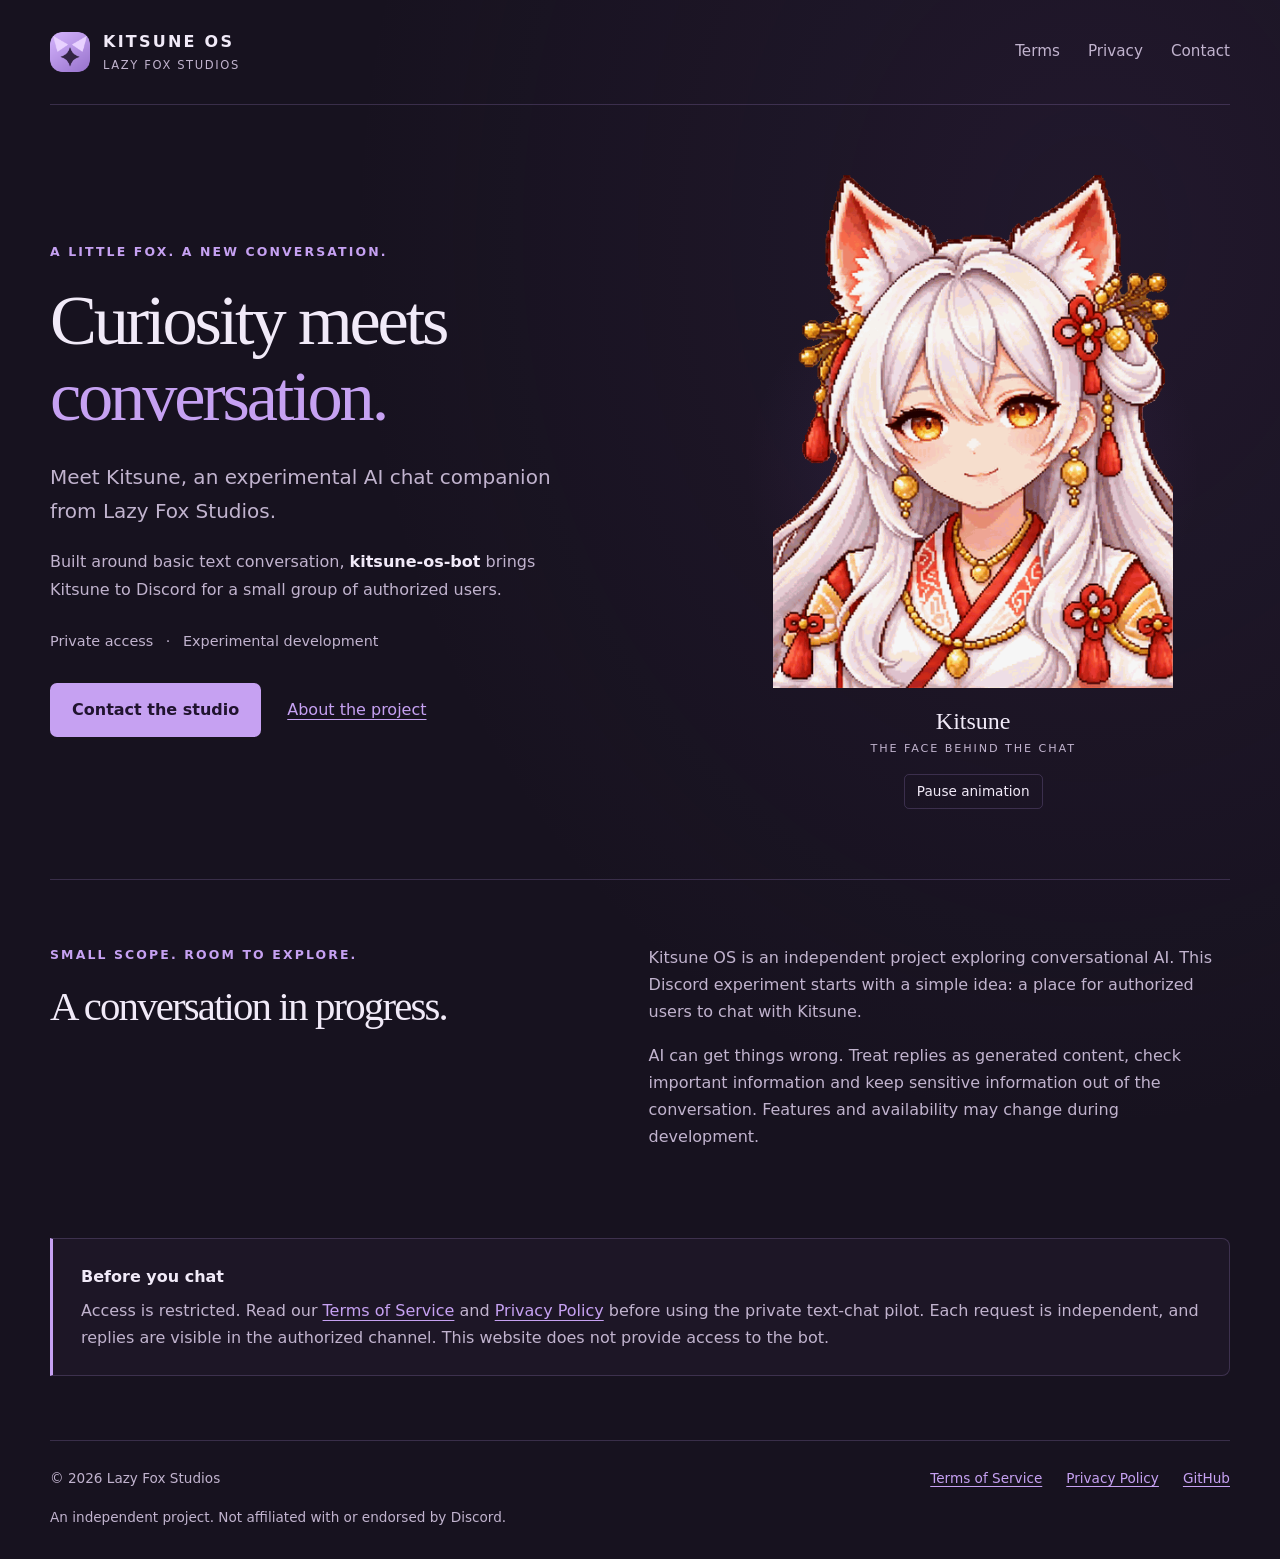
<file: docs/index.html>
<!doctype html>
<html lang="en">
<head>
  <meta charset="utf-8">
  <meta name="viewport" content="width=device-width, initial-scale=1">
  <meta name="description" content="Meet Kitsune: a private, experimental AI chat bot by Lazy Fox Studios.">
  <meta name="theme-color" content="#17121f">
  <title>Kitsune OS · Lazy Fox Studios</title>
  <link rel="icon" href="assets/kitsune-icon.png" type="image/png">
  <link rel="stylesheet" href="assets/site.css">
  <script src="assets/portrait.js" defer></script>
</head>
<body>
  <a class="skip" href="#main">Skip to content</a>
  <header class="site-header wrap">
    <a class="brand" href="./"><img src="assets/kitsune-icon.png" width="40" height="40" alt=""><span>KITSUNE OS<small>LAZY FOX STUDIOS</small></span></a>
    <nav aria-label="Main navigation"><a href="terms.html">Terms</a><a href="privacy.html">Privacy</a><a href="mailto:LazyFoxStudios.VR@gmail.com">Contact</a></nav>
  </header>
  <main id="main" class="wrap">
    <section class="hero" aria-labelledby="intro">
      <div class="hero-copy">
        <p class="eyebrow">A LITTLE FOX. A NEW CONVERSATION.</p>
        <h1 id="intro">Curiosity meets<br><em>conversation.</em></h1>
        <p class="lead">Meet Kitsune, an experimental AI chat companion from Lazy Fox Studios.</p>
        <p>Built around basic text conversation, <strong>kitsune-os-bot</strong> brings Kitsune to Discord for a small group of authorized users.</p>
        <p class="access">Private access <span aria-hidden="true">·</span> Experimental development</p>
        <div class="actions"><a class="button" href="mailto:LazyFoxStudios.VR@gmail.com">Contact the studio</a><a href="#about">About the project</a></div>
      </div>
      <figure class="character">
        <div class="portrait" role="img" aria-label="Kitsune, a white-haired fox character with tall ears, gold eyes and a red and white outfit">
          <img id="kitsune-animation" src="assets/kitsune-blink.gif" width="450" height="584" alt="" aria-hidden="true">
          <canvas id="kitsune-still" width="450" height="584" aria-hidden="true" hidden></canvas>
        </div>
        <figcaption><span class="character-name">Kitsune</span><span>THE FACE BEHIND THE CHAT</span><button id="portrait-toggle" type="button" aria-pressed="false" hidden>Pause animation</button></figcaption>
      </figure>
    </section>
    <section id="about" class="about" aria-labelledby="about-title">
      <div><p class="eyebrow">SMALL SCOPE. ROOM TO EXPLORE.</p><h2 id="about-title">A conversation in progress.</h2></div>
      <div><p>Kitsune OS is an independent project exploring conversational AI. This Discord experiment starts with a simple idea: a place for authorized users to chat with Kitsune.</p><p>AI can get things wrong. Treat replies as generated content, check important information and keep sensitive information out of the conversation. Features and availability may change during development.</p></div>
    </section>
    <aside class="draft-note" aria-label="Policy status"><strong>Before you chat</strong><p>Access is restricted. Read our <a href="terms.html">Terms of Service</a> and <a href="privacy.html">Privacy Policy</a> before using the private text-chat pilot. Each request is independent, and replies are visible in the authorized channel. This website does not provide access to the bot.</p></aside>
  </main>
  <footer class="site-footer wrap"><span>© 2026 Lazy Fox Studios</span><div><a href="terms.html">Terms of Service</a><a href="privacy.html">Privacy Policy</a><a href="https://github.com/lazyfoxstudios/kitsune-discbot">GitHub</a></div><p>An independent project. Not affiliated with or endorsed by Discord.</p></footer>
</body>
</html>
</file>
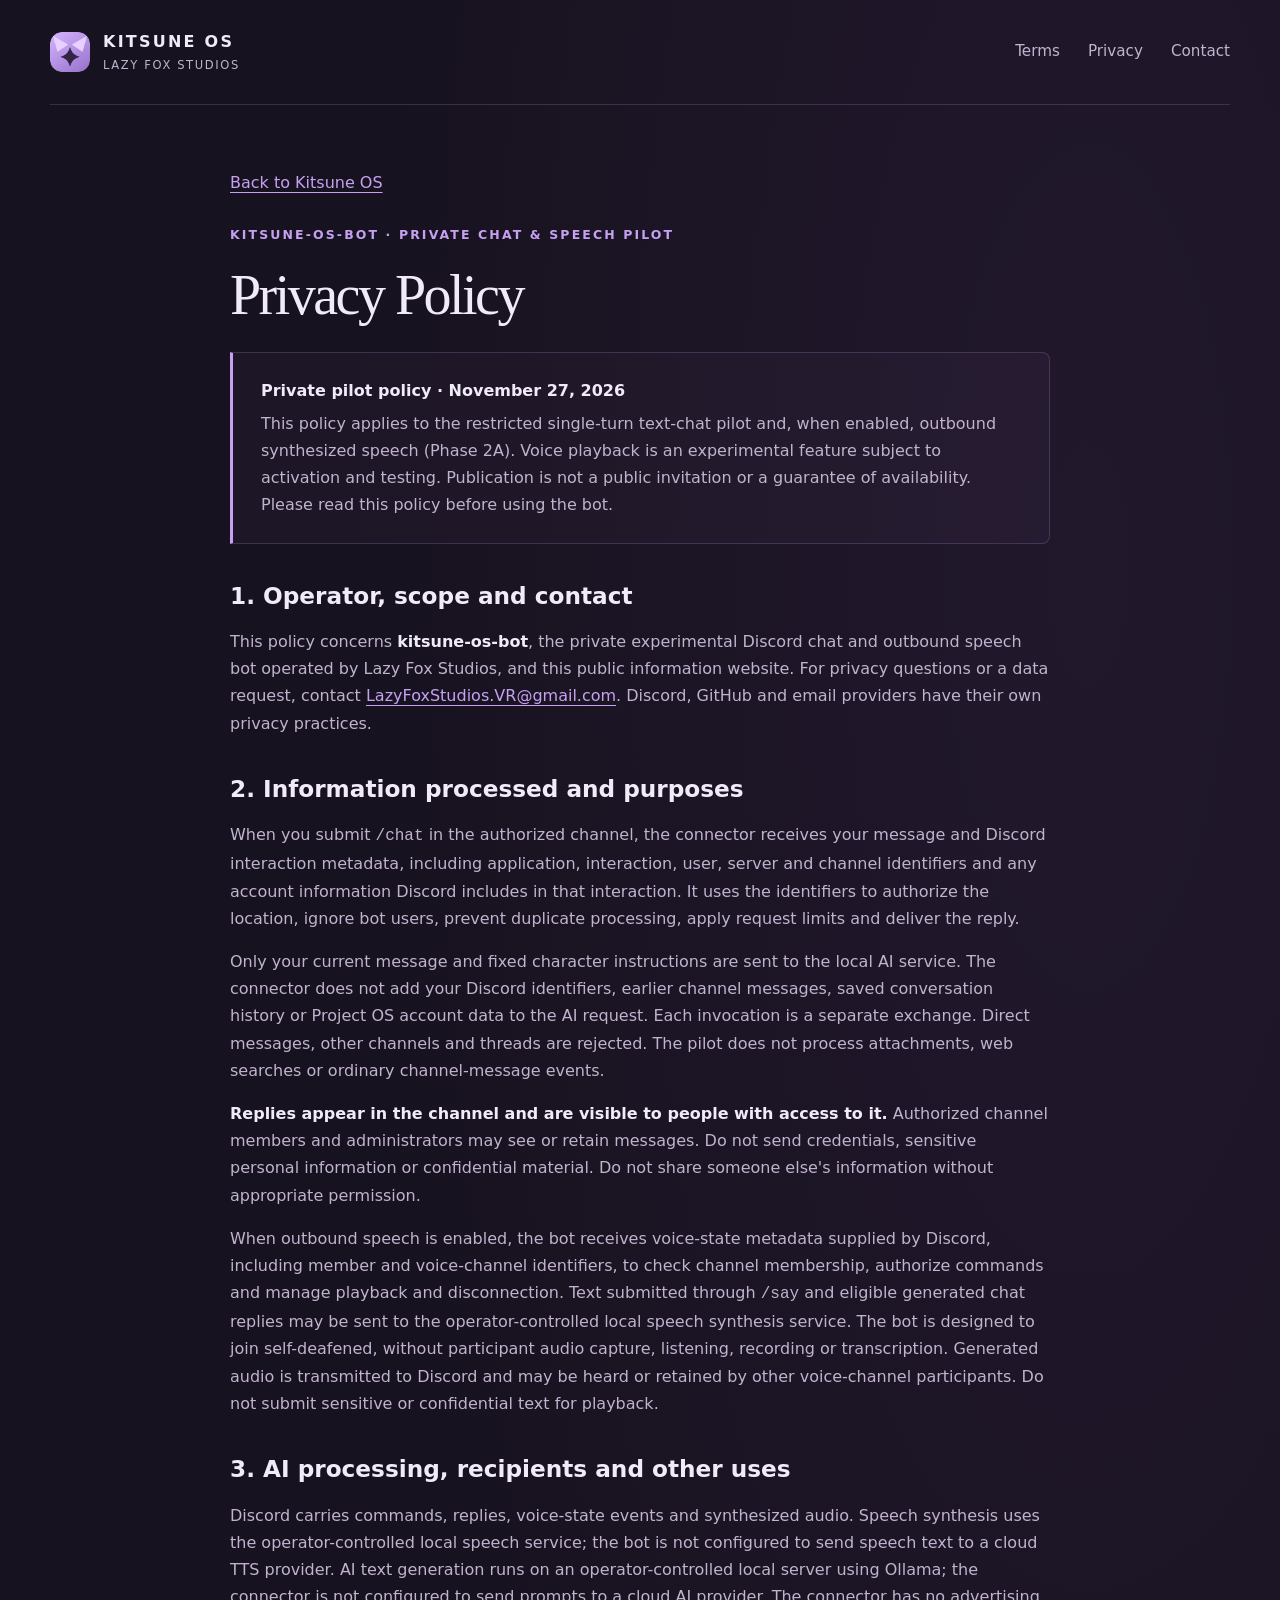
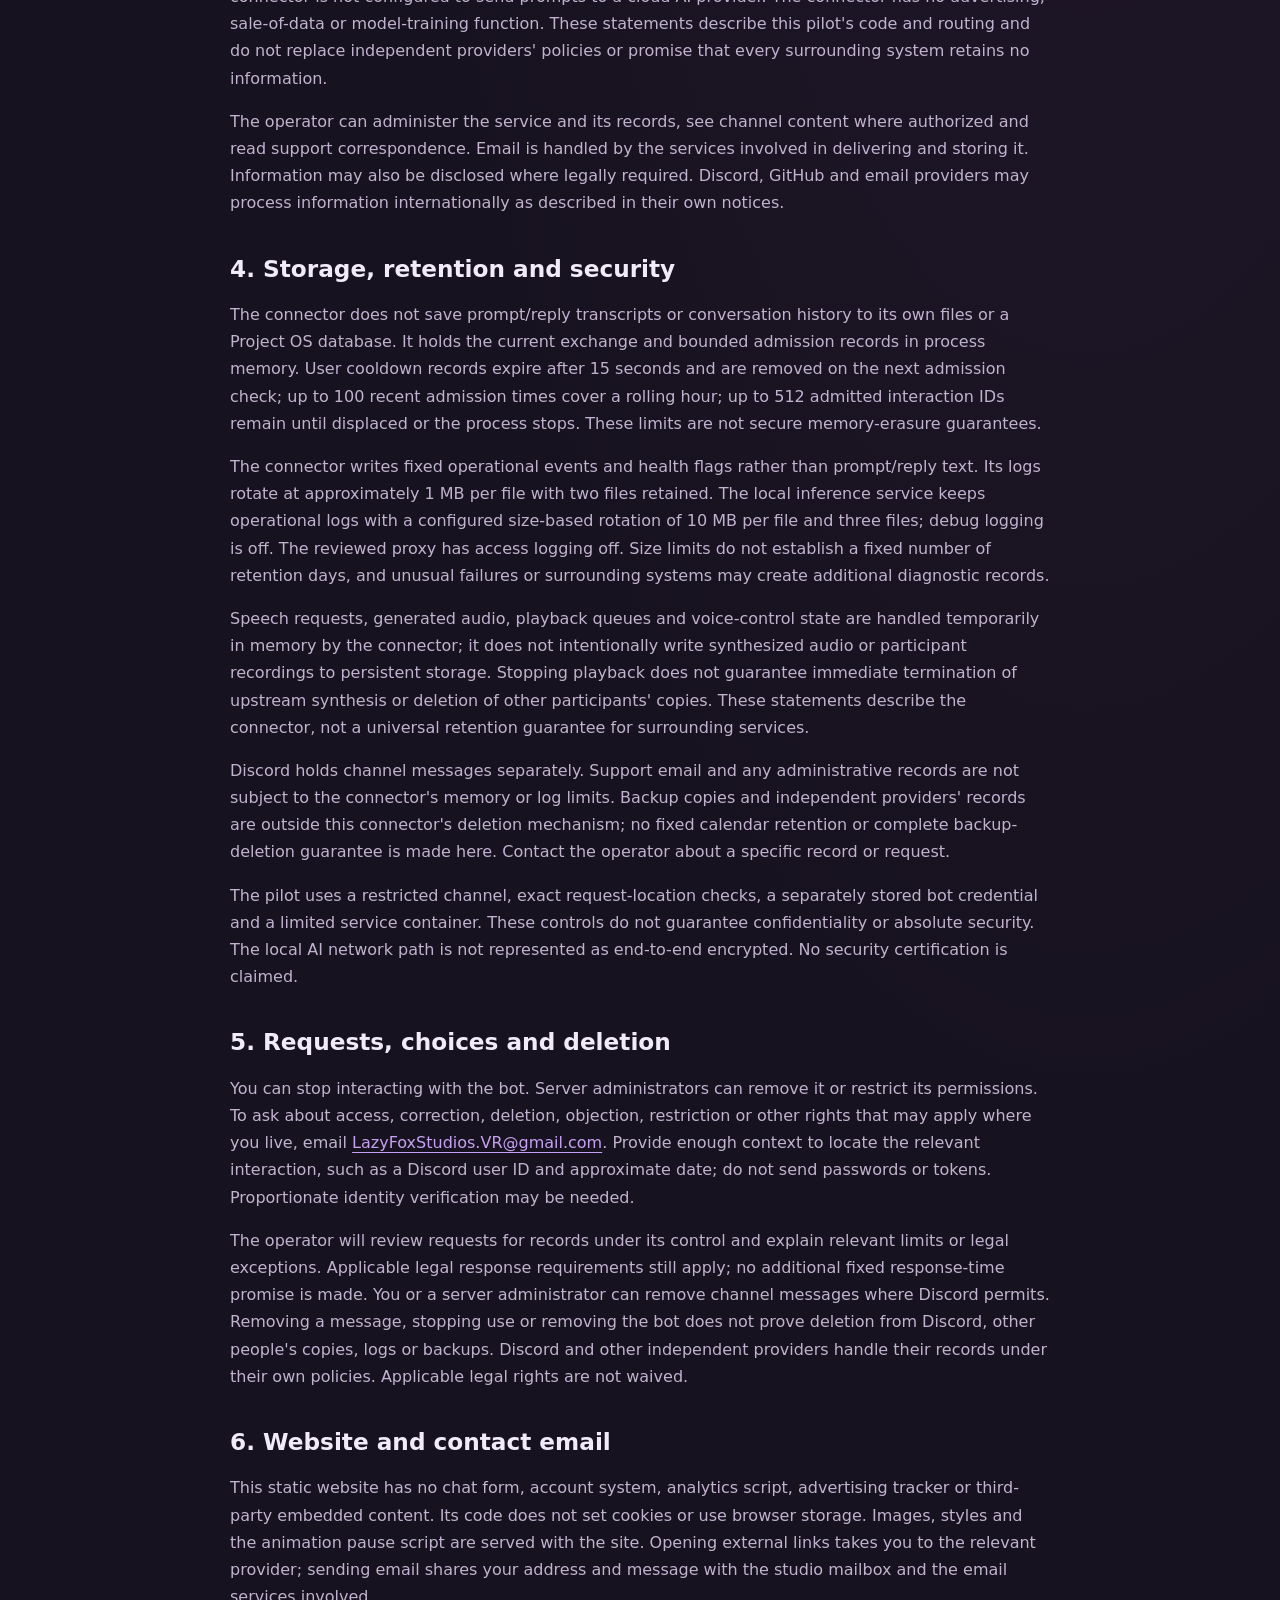
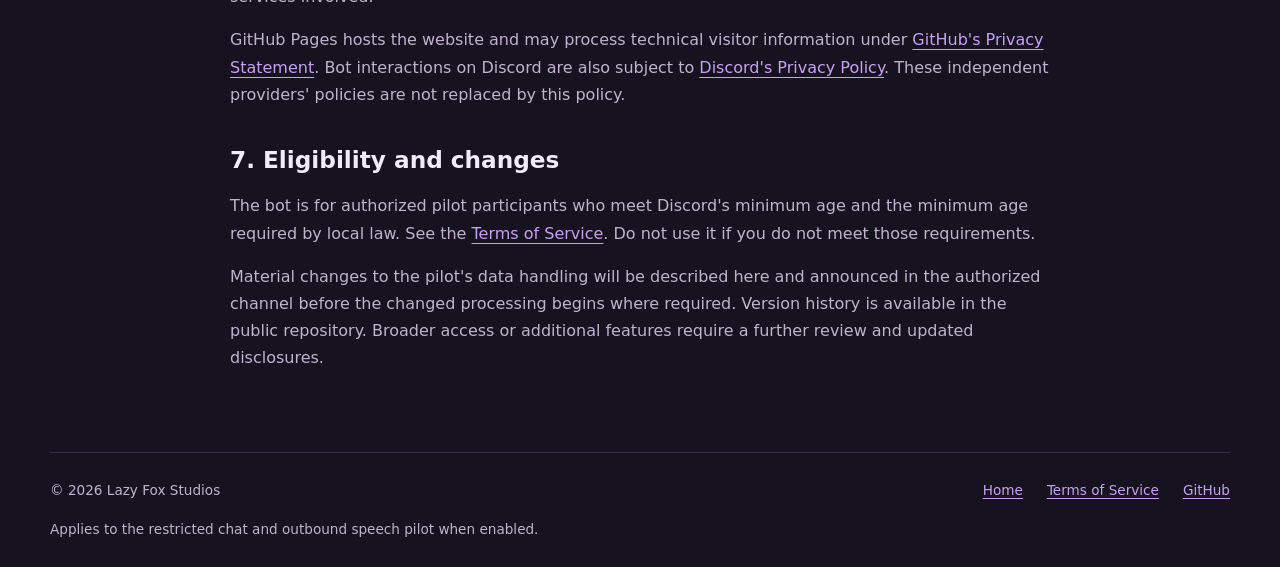
<file: docs/privacy.html>
<!doctype html>
<html lang="en">
<head><meta charset="utf-8"><meta name="viewport" content="width=device-width, initial-scale=1"><meta name="description" content="Privacy Policy for the private kitsune-os-bot chat and outbound speech pilot by Lazy Fox Studios."><meta name="theme-color" content="#17121f"><title>Privacy Policy · Kitsune OS</title><link rel="icon" href="assets/kitsune-icon.png" type="image/png"><link rel="stylesheet" href="assets/site.css"></head>
<body>
<a class="skip" href="#main">Skip to content</a>
<header class="site-header wrap"><a class="brand" href="./"><img src="assets/kitsune-icon.png" width="40" height="40" alt=""><span>KITSUNE OS<small>LAZY FOX STUDIOS</small></span></a><nav aria-label="Main navigation"><a href="terms.html">Terms</a><a href="privacy.html" aria-current="page">Privacy</a><a href="mailto:LazyFoxStudios.VR@gmail.com">Contact</a></nav></header>
<main id="main" class="wrap policy">
<a class="back" href="./">Back to Kitsune OS</a><p class="eyebrow">KITSUNE-OS-BOT · PRIVATE CHAT &amp; SPEECH PILOT</p><h1>Privacy Policy</h1>
<aside class="draft-note"><strong>Private pilot policy · November 27, 2026</strong><p>This policy applies to the restricted single-turn text-chat pilot and, when enabled, outbound synthesized speech (Phase 2A). Voice playback is an experimental feature subject to activation and testing. Publication is not a public invitation or a guarantee of availability. Please read this policy before using the bot.</p></aside>
<h2>1. Operator, scope and contact</h2>
<p>This policy concerns <strong>kitsune-os-bot</strong>, the private experimental Discord chat and outbound speech bot operated by Lazy Fox Studios, and this public information website. For privacy questions or a data request, contact <a href="mailto:LazyFoxStudios.VR@gmail.com">LazyFoxStudios.VR@gmail.com</a>. Discord, GitHub and email providers have their own privacy practices.</p>
<h2>2. Information processed and purposes</h2>
<p>When you submit <code>/chat</code> in the authorized channel, the connector receives your message and Discord interaction metadata, including application, interaction, user, server and channel identifiers and any account information Discord includes in that interaction. It uses the identifiers to authorize the location, ignore bot users, prevent duplicate processing, apply request limits and deliver the reply.</p>
<p>Only your current message and fixed character instructions are sent to the local AI service. The connector does not add your Discord identifiers, earlier channel messages, saved conversation history or Project OS account data to the AI request. Each invocation is a separate exchange. Direct messages, other channels and threads are rejected. The pilot does not process attachments, web searches or ordinary channel-message events.</p>
<p><strong>Replies appear in the channel and are visible to people with access to it.</strong> Authorized channel members and administrators may see or retain messages. Do not send credentials, sensitive personal information or confidential material. Do not share someone else's information without appropriate permission.</p>
<p>When outbound speech is enabled, the bot receives voice-state metadata supplied by Discord, including member and voice-channel identifiers, to check channel membership, authorize commands and manage playback and disconnection. Text submitted through <code>/say</code> and eligible generated chat replies may be sent to the operator-controlled local speech synthesis service. The bot is designed to join self-deafened, without participant audio capture, listening, recording or transcription. Generated audio is transmitted to Discord and may be heard or retained by other voice-channel participants. Do not submit sensitive or confidential text for playback.</p>
<h2>3. AI processing, recipients and other uses</h2>
<p>Discord carries commands, replies, voice-state events and synthesized audio. Speech synthesis uses the operator-controlled local speech service; the bot is not configured to send speech text to a cloud TTS provider. AI text generation runs on an operator-controlled local server using Ollama; the connector is not configured to send prompts to a cloud AI provider. The connector has no advertising, sale-of-data or model-training function. These statements describe this pilot's code and routing and do not replace independent providers' policies or promise that every surrounding system retains no information.</p>
<p>The operator can administer the service and its records, see channel content where authorized and read support correspondence. Email is handled by the services involved in delivering and storing it. Information may also be disclosed where legally required. Discord, GitHub and email providers may process information internationally as described in their own notices.</p>
<h2>4. Storage, retention and security</h2>
<p>The connector does not save prompt/reply transcripts or conversation history to its own files or a Project OS database. It holds the current exchange and bounded admission records in process memory. User cooldown records expire after 15 seconds and are removed on the next admission check; up to 100 recent admission times cover a rolling hour; up to 512 admitted interaction IDs remain until displaced or the process stops. These limits are not secure memory-erasure guarantees.</p>
<p>The connector writes fixed operational events and health flags rather than prompt/reply text. Its logs rotate at approximately 1 MB per file with two files retained. The local inference service keeps operational logs with a configured size-based rotation of 10 MB per file and three files; debug logging is off. The reviewed proxy has access logging off. Size limits do not establish a fixed number of retention days, and unusual failures or surrounding systems may create additional diagnostic records.</p>
<p>Speech requests, generated audio, playback queues and voice-control state are handled temporarily in memory by the connector; it does not intentionally write synthesized audio or participant recordings to persistent storage. Stopping playback does not guarantee immediate termination of upstream synthesis or deletion of other participants' copies. These statements describe the connector, not a universal retention guarantee for surrounding services.</p>
<p>Discord holds channel messages separately. Support email and any administrative records are not subject to the connector's memory or log limits. Backup copies and independent providers' records are outside this connector's deletion mechanism; no fixed calendar retention or complete backup-deletion guarantee is made here. Contact the operator about a specific record or request.</p>
<p>The pilot uses a restricted channel, exact request-location checks, a separately stored bot credential and a limited service container. These controls do not guarantee confidentiality or absolute security. The local AI network path is not represented as end-to-end encrypted. No security certification is claimed.</p>
<h2>5. Requests, choices and deletion</h2>
<p>You can stop interacting with the bot. Server administrators can remove it or restrict its permissions. To ask about access, correction, deletion, objection, restriction or other rights that may apply where you live, email <a href="mailto:LazyFoxStudios.VR@gmail.com">LazyFoxStudios.VR@gmail.com</a>. Provide enough context to locate the relevant interaction, such as a Discord user ID and approximate date; do not send passwords or tokens. Proportionate identity verification may be needed.</p>
<p>The operator will review requests for records under its control and explain relevant limits or legal exceptions. Applicable legal response requirements still apply; no additional fixed response-time promise is made. You or a server administrator can remove channel messages where Discord permits. Removing a message, stopping use or removing the bot does not prove deletion from Discord, other people's copies, logs or backups. Discord and other independent providers handle their records under their own policies. Applicable legal rights are not waived.</p>
<h2>6. Website and contact email</h2>
<p>This static website has no chat form, account system, analytics script, advertising tracker or third-party embedded content. Its code does not set cookies or use browser storage. Images, styles and the animation pause script are served with the site. Opening external links takes you to the relevant provider; sending email shares your address and message with the studio mailbox and the email services involved.</p>
<p>GitHub Pages hosts the website and may process technical visitor information under <a href="https://docs.github.com/en/site-policy/privacy-policies/github-general-privacy-statement">GitHub's Privacy Statement</a>. Bot interactions on Discord are also subject to <a href="https://discord.com/privacy">Discord's Privacy Policy</a>. These independent providers' policies are not replaced by this policy.</p>
<h2>7. Eligibility and changes</h2>
<p>The bot is for authorized pilot participants who meet Discord's minimum age and the minimum age required by local law. See the <a href="terms.html">Terms of Service</a>. Do not use it if you do not meet those requirements.</p>
<p>Material changes to the pilot's data handling will be described here and announced in the authorized channel before the changed processing begins where required. Version history is available in the public repository. Broader access or additional features require a further review and updated disclosures.</p>
</main>
<footer class="site-footer wrap"><span>© 2026 Lazy Fox Studios</span><div><a href="./">Home</a><a href="terms.html">Terms of Service</a><a href="https://github.com/lazyfoxstudios/kitsune-discbot">GitHub</a></div><p>Applies to the restricted chat and outbound speech pilot when enabled.</p></footer>
</body></html>
</file>
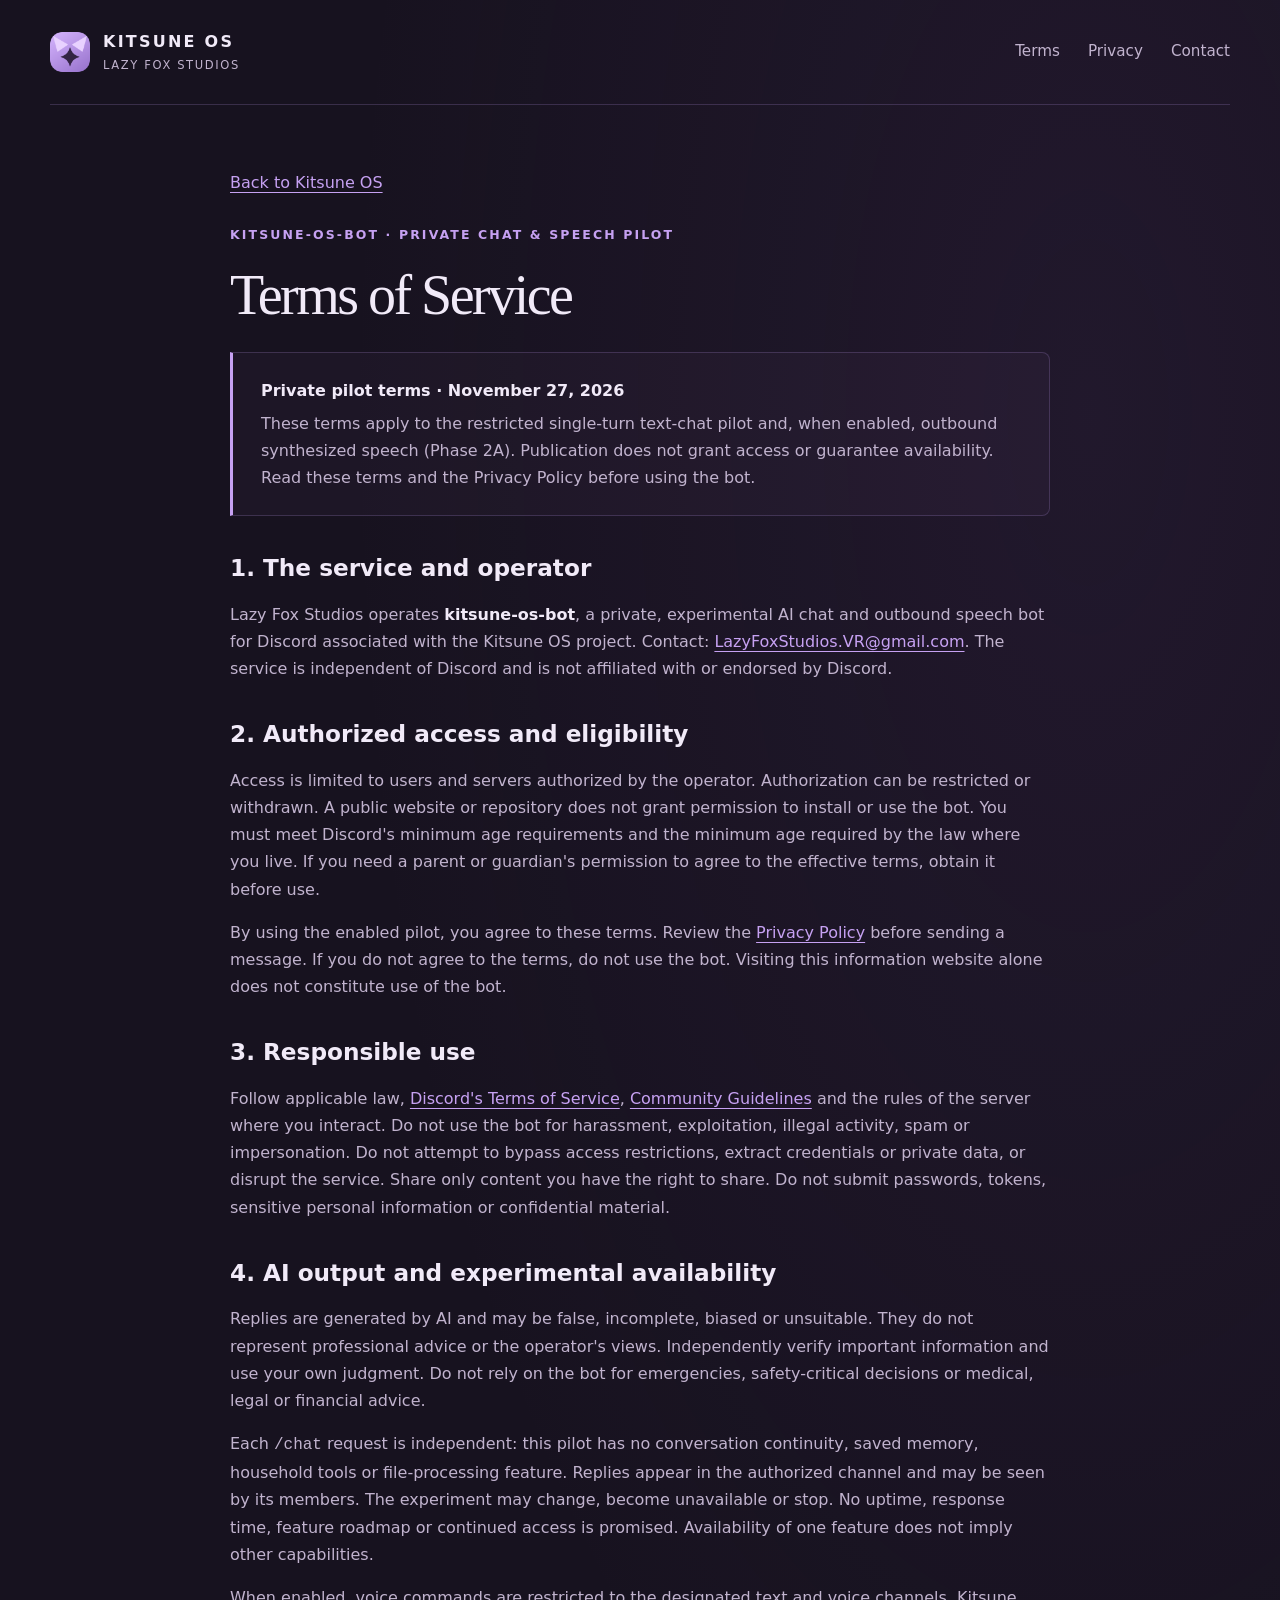
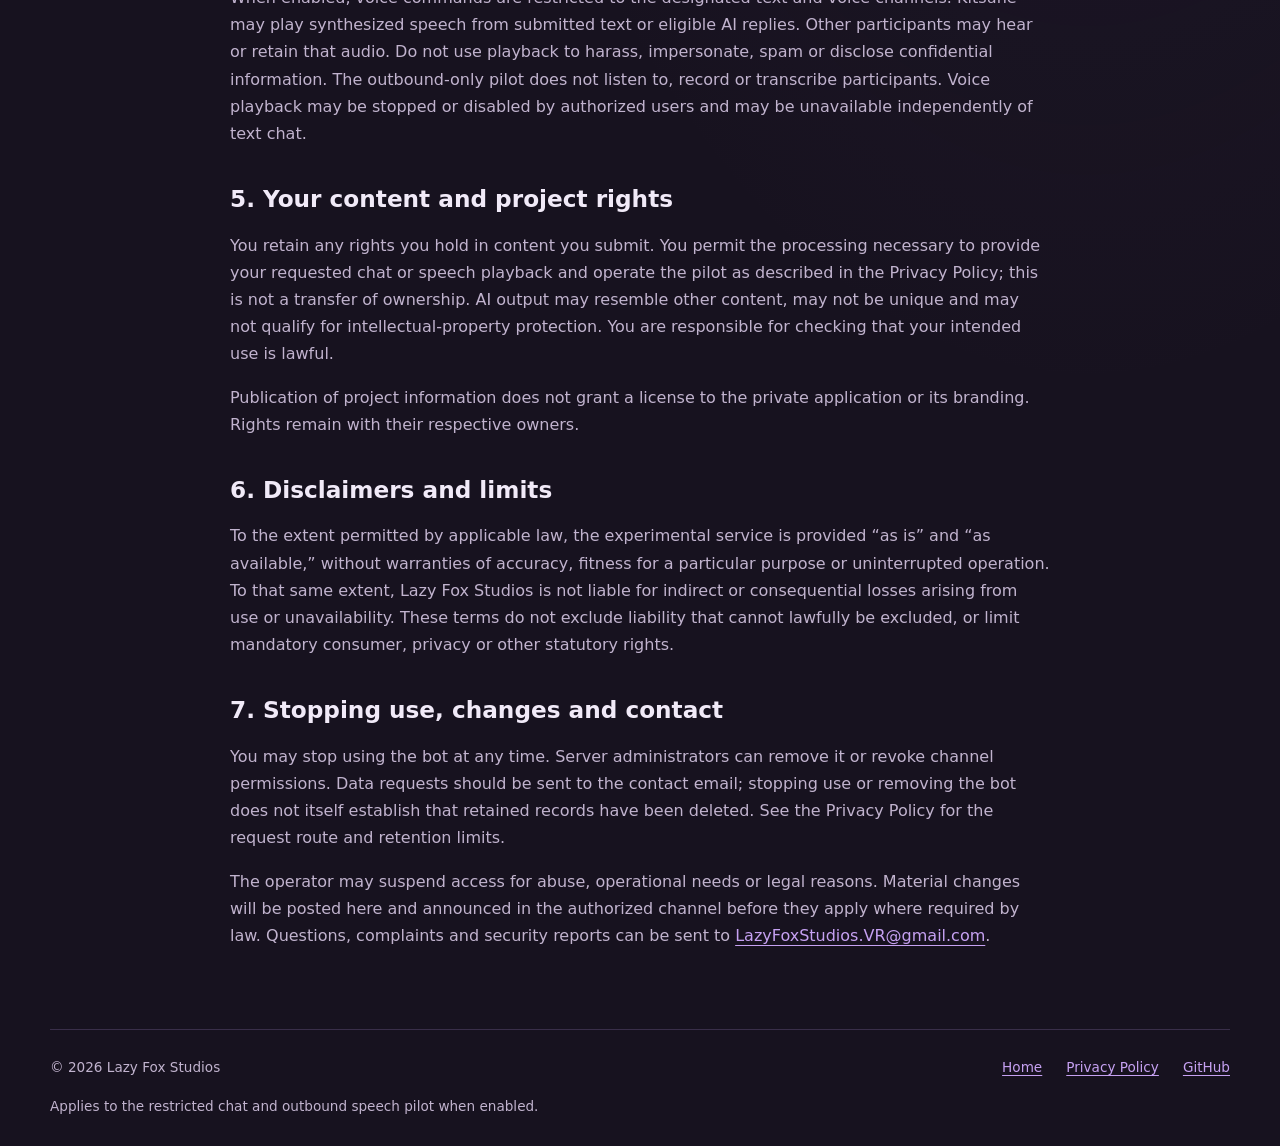
<file: docs/terms.html>
<!doctype html>
<html lang="en">
<head><meta charset="utf-8"><meta name="viewport" content="width=device-width, initial-scale=1"><meta name="description" content="Terms of Service for the private kitsune-os-bot chat and outbound speech pilot by Lazy Fox Studios."><meta name="theme-color" content="#17121f"><title>Terms of Service · Kitsune OS</title><link rel="icon" href="assets/kitsune-icon.png" type="image/png"><link rel="stylesheet" href="assets/site.css"></head>
<body>
<a class="skip" href="#main">Skip to content</a>
<header class="site-header wrap"><a class="brand" href="./"><img src="assets/kitsune-icon.png" width="40" height="40" alt=""><span>KITSUNE OS<small>LAZY FOX STUDIOS</small></span></a><nav aria-label="Main navigation"><a href="terms.html" aria-current="page">Terms</a><a href="privacy.html">Privacy</a><a href="mailto:LazyFoxStudios.VR@gmail.com">Contact</a></nav></header>
<main id="main" class="wrap policy">
<a class="back" href="./">Back to Kitsune OS</a><p class="eyebrow">KITSUNE-OS-BOT · PRIVATE CHAT &amp; SPEECH PILOT</p><h1>Terms of Service</h1>
<aside class="draft-note"><strong>Private pilot terms · November 27, 2026</strong><p>These terms apply to the restricted single-turn text-chat pilot and, when enabled, outbound synthesized speech (Phase 2A). Publication does not grant access or guarantee availability. Read these terms and the Privacy Policy before using the bot.</p></aside>
<h2>1. The service and operator</h2>
<p>Lazy Fox Studios operates <strong>kitsune-os-bot</strong>, a private, experimental AI chat and outbound speech bot for Discord associated with the Kitsune OS project. Contact: <a href="mailto:LazyFoxStudios.VR@gmail.com">LazyFoxStudios.VR@gmail.com</a>. The service is independent of Discord and is not affiliated with or endorsed by Discord.</p>
<h2>2. Authorized access and eligibility</h2>
<p>Access is limited to users and servers authorized by the operator. Authorization can be restricted or withdrawn. A public website or repository does not grant permission to install or use the bot. You must meet Discord's minimum age requirements and the minimum age required by the law where you live. If you need a parent or guardian's permission to agree to the effective terms, obtain it before use.</p>
<p>By using the enabled pilot, you agree to these terms. Review the <a href="privacy.html">Privacy Policy</a> before sending a message. If you do not agree to the terms, do not use the bot. Visiting this information website alone does not constitute use of the bot.</p>
<h2>3. Responsible use</h2>
<p>Follow applicable law, <a href="https://discord.com/terms">Discord's Terms of Service</a>, <a href="https://discord.com/guidelines">Community Guidelines</a> and the rules of the server where you interact. Do not use the bot for harassment, exploitation, illegal activity, spam or impersonation. Do not attempt to bypass access restrictions, extract credentials or private data, or disrupt the service. Share only content you have the right to share. Do not submit passwords, tokens, sensitive personal information or confidential material.</p>
<h2>4. AI output and experimental availability</h2>
<p>Replies are generated by AI and may be false, incomplete, biased or unsuitable. They do not represent professional advice or the operator's views. Independently verify important information and use your own judgment. Do not rely on the bot for emergencies, safety-critical decisions or medical, legal or financial advice.</p>
<p>Each <code>/chat</code> request is independent: this pilot has no conversation continuity, saved memory, household tools or file-processing feature. Replies appear in the authorized channel and may be seen by its members. The experiment may change, become unavailable or stop. No uptime, response time, feature roadmap or continued access is promised. Availability of one feature does not imply other capabilities.</p>
<p>When enabled, voice commands are restricted to the designated text and voice channels. Kitsune may play synthesized speech from submitted text or eligible AI replies. Other participants may hear or retain that audio. Do not use playback to harass, impersonate, spam or disclose confidential information. The outbound-only pilot does not listen to, record or transcribe participants. Voice playback may be stopped or disabled by authorized users and may be unavailable independently of text chat.</p>
<h2>5. Your content and project rights</h2>
<p>You retain any rights you hold in content you submit. You permit the processing necessary to provide your requested chat or speech playback and operate the pilot as described in the Privacy Policy; this is not a transfer of ownership. AI output may resemble other content, may not be unique and may not qualify for intellectual-property protection. You are responsible for checking that your intended use is lawful.</p>
<p>Publication of project information does not grant a license to the private application or its branding. Rights remain with their respective owners.</p>
<h2>6. Disclaimers and limits</h2>
<p>To the extent permitted by applicable law, the experimental service is provided “as is” and “as available,” without warranties of accuracy, fitness for a particular purpose or uninterrupted operation. To that same extent, Lazy Fox Studios is not liable for indirect or consequential losses arising from use or unavailability. These terms do not exclude liability that cannot lawfully be excluded, or limit mandatory consumer, privacy or other statutory rights.</p>
<h2>7. Stopping use, changes and contact</h2>
<p>You may stop using the bot at any time. Server administrators can remove it or revoke channel permissions. Data requests should be sent to the contact email; stopping use or removing the bot does not itself establish that retained records have been deleted. See the Privacy Policy for the request route and retention limits.</p>
<p>The operator may suspend access for abuse, operational needs or legal reasons. Material changes will be posted here and announced in the authorized channel before they apply where required by law. Questions, complaints and security reports can be sent to <a href="mailto:LazyFoxStudios.VR@gmail.com">LazyFoxStudios.VR@gmail.com</a>.</p>
</main>
<footer class="site-footer wrap"><span>© 2026 Lazy Fox Studios</span><div><a href="./">Home</a><a href="privacy.html">Privacy Policy</a><a href="https://github.com/lazyfoxstudios/kitsune-discbot">GitHub</a></div><p>Applies to the restricted chat and outbound speech pilot when enabled.</p></footer>
</body></html>
</file>
<file: docs/assets/site.css>
:root{color-scheme:dark;--bg:#17121f;--panel:#211a2c;--text:#f1eaf8;--muted:#c1b3ce;--accent:#c6a1f2;--line:#c9a2fc30;font-family:system-ui,-apple-system,BlinkMacSystemFont,"Segoe UI",sans-serif;font-size:16px;background:var(--bg);color:var(--text)}
*{box-sizing:border-box}html{scroll-behavior:smooth}body{margin:0;line-height:1.7;background:radial-gradient(ellipse at 85% 15%,#69428a20,transparent 48%),var(--bg)}a{color:var(--accent);text-underline-offset:.25em}a:hover{color:#ead6ff}a:focus-visible,button:focus-visible{outline:3px solid #ead6ff;outline-offset:6px}button{font:inherit;color:var(--text);cursor:pointer}[hidden]{display:none!important}.wrap{width:min(1180px,calc(100% - 80px));margin-inline:auto}.skip{position:absolute;left:20px;top:-100px;background:var(--panel);padding:12px;z-index:5}.skip:focus{top:12px}.site-header{display:flex;align-items:center;justify-content:space-between;gap:24px;padding-block:28px;border-bottom:1px solid var(--line)}.brand{display:flex;align-items:center;gap:13px;text-decoration:none;color:var(--text);letter-spacing:.14em;font-weight:650;font-size:1rem}.brand small{display:block;font-size:.72rem;letter-spacing:.14em;color:var(--muted);font-weight:400;margin-top:1px}.brand img{border-radius:10px}nav{display:flex;gap:28px}nav a{font-size:.95rem;color:var(--muted);text-decoration:none}.hero{min-height:700px;display:grid;grid-template-columns:1.2fr 1fr;align-items:center;gap:50px;padding:64px 0 70px}.eyebrow{font-size:.78rem;letter-spacing:.17em;color:var(--accent);font-weight:650;margin:0 0 20px}h1,h2{font-family:Georgia,"Times New Roman",serif;font-weight:400;letter-spacing:-.045em;line-height:1.08;margin:0 0 26px}h1{font-size:clamp(3rem,5.5vw,4.9rem)}h1 em{font-style:normal;color:var(--accent)}h2{font-size:2.55rem}.hero-copy>p:not(.eyebrow){max-width:540px;color:var(--muted)}.hero-copy .lead{font-size:1.25rem;color:var(--text)}strong{color:var(--text);font-weight:600}.hero-copy .access{color:var(--accent);font-size:.9rem;margin-block:26px}.access span{padding-inline:8px}.actions{display:flex;gap:26px;align-items:center;margin-top:30px}.button{padding:12px 21px;background:#c6a1f2;color:#21142f;border:1px solid transparent;border-radius:7px;font-weight:600;text-decoration:none}.button:hover{background:#ddc0ff;color:#21142f}.character{margin:0;align-self:center;text-align:center;min-width:0}.portrait{width:100%;max-width:400px;aspect-ratio:450/584;margin-inline:auto;position:relative;isolation:isolate}.portrait:before{content:"";position:absolute;inset:16% -10% 0;z-index:-1;background:radial-gradient(ellipse,#8e59b52c,transparent 67%)}.portrait img,.portrait canvas{width:100%;height:auto;display:block;object-fit:contain;image-rendering:auto}figcaption{display:flex;flex-direction:column;align-items:center;margin-top:20px;gap:4px}figcaption .character-name{font:1.5rem Georgia,serif;color:var(--text)}figcaption>span:nth-child(2){font-size:.7rem;letter-spacing:.17em;color:var(--muted)}figcaption button{margin-top:12px;border:1px solid var(--line);background:transparent;border-radius:5px;padding:5px 12px;font-size:.85rem}.about{padding:64px 0;display:grid;grid-template-columns:1fr 1.1fr;gap:70px;border-top:1px solid var(--line)}.about p{margin-top:0;color:var(--muted)}.about .eyebrow{color:var(--accent)}.draft-note{padding:24px 28px;border:1px solid var(--line);border-left:3px solid var(--accent);background:#c9a2fc08;border-radius:0 8px 8px 0;margin:8px 0 64px}.draft-note p{color:var(--muted);margin:6px 0 0}.site-footer{border-top:1px solid var(--line);padding:26px 0 30px;display:flex;flex-wrap:wrap;justify-content:space-between;gap:16px;color:var(--muted);font-size:.85rem}.site-footer div{display:flex;gap:24px}.site-footer p{width:100%;margin:0;color:var(--muted)}.policy{max-width:820px;padding:64px 0}.policy h1{font-size:3.5rem}.policy h2{font:1.45rem system-ui,sans-serif;letter-spacing:0;line-height:1.4;margin:36px 0 12px;font-weight:600}.policy p,.policy li{color:var(--muted)}.policy .eyebrow{color:var(--accent)}.policy li{margin-block:8px}.policy .draft-note{margin-bottom:34px}.policy .back{display:inline-block;margin-bottom:28px}
@media(max-width:760px){.wrap{width:calc(100% - 40px)}.site-header{padding-block:20px;flex-wrap:wrap;gap:20px}nav{gap:22px}.hero{grid-template-columns:1fr;gap:36px;padding:48px 0;min-height:0}.hero-copy{max-width:600px}h1{font-size:clamp(2.8rem,10vw,4.8rem)}.portrait{max-width:320px}.character{margin:0 12px}.about{grid-template-columns:1fr;gap:14px;padding:42px 0}.about h2{font-size:2.2rem}.actions{flex-wrap:wrap;gap:20px}.policy{padding:40px 0}.policy h1{font-size:2.6rem}.site-footer div{flex-wrap:wrap;gap:18px}.draft-note{padding:20px;margin-bottom:40px}}
@media(prefers-reduced-motion:reduce){html{scroll-behavior:auto}.portrait img:not(.ready){visibility:hidden}}
</file>
